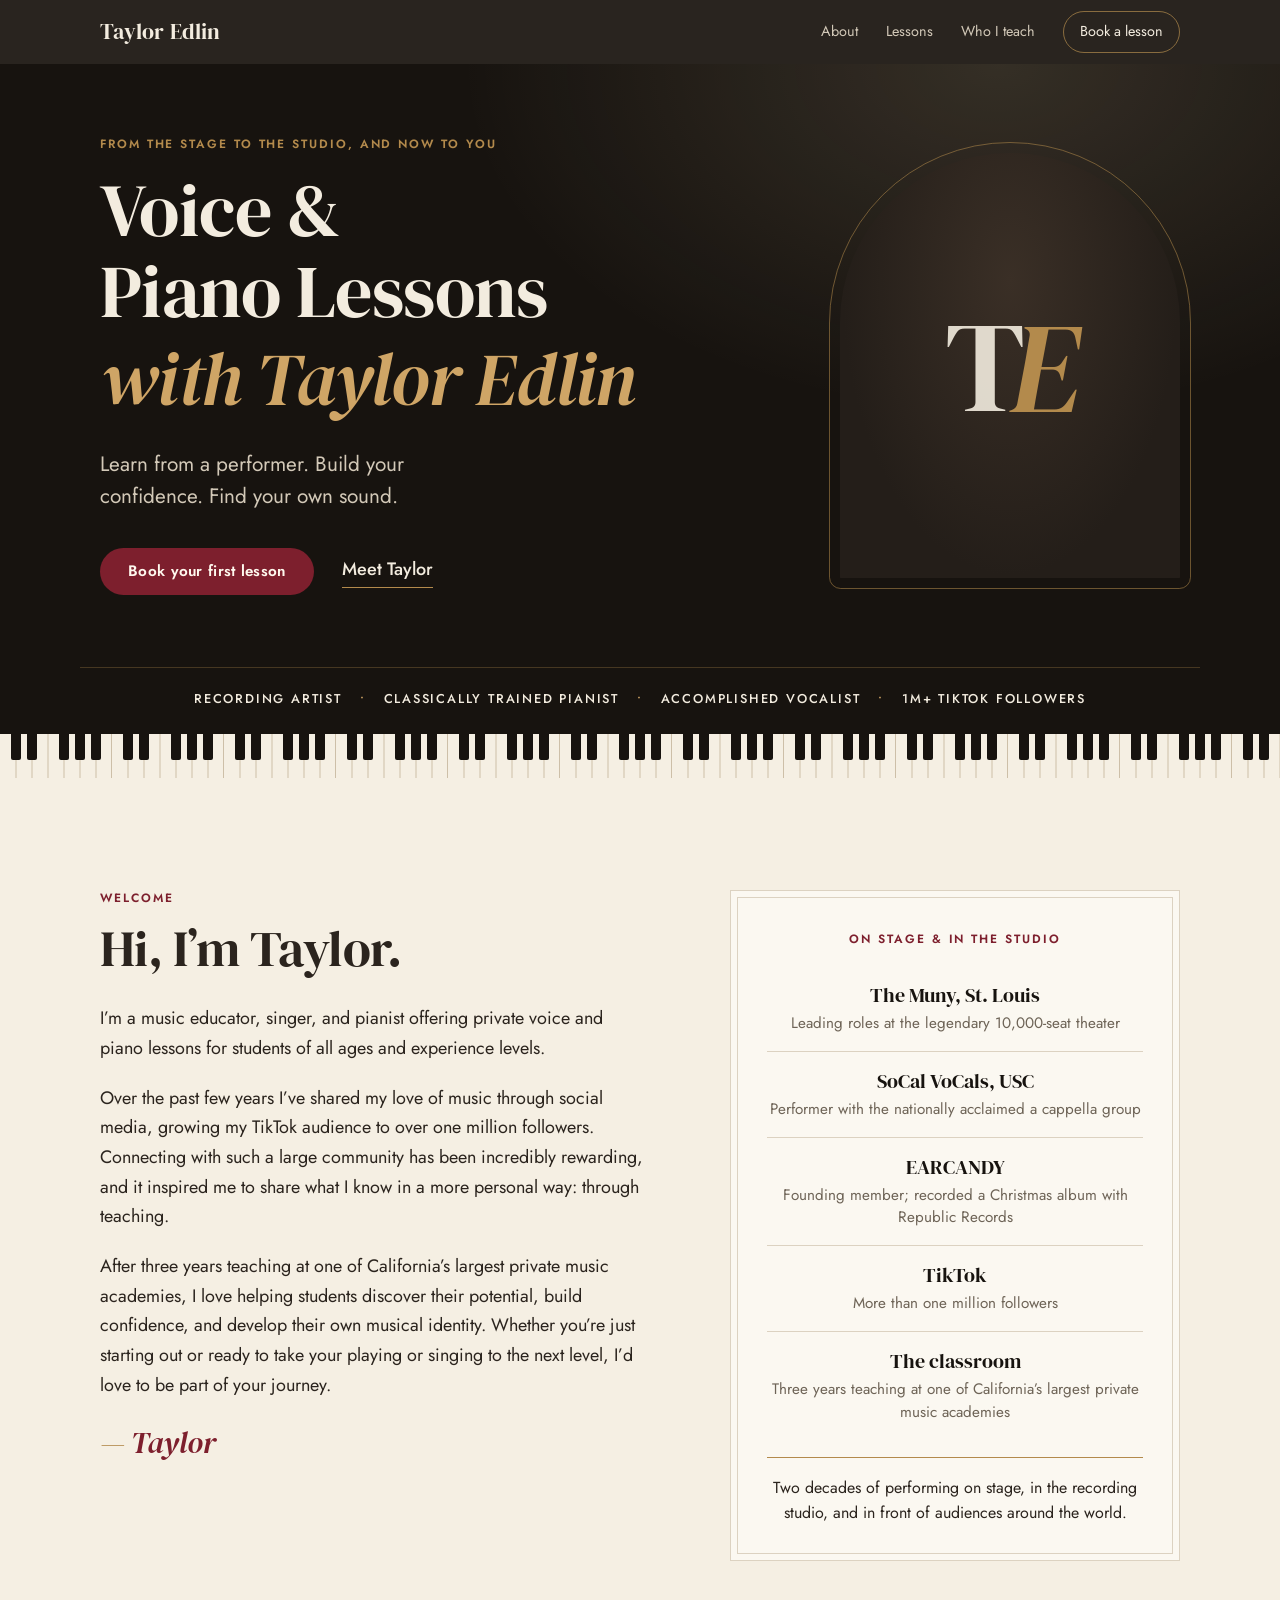
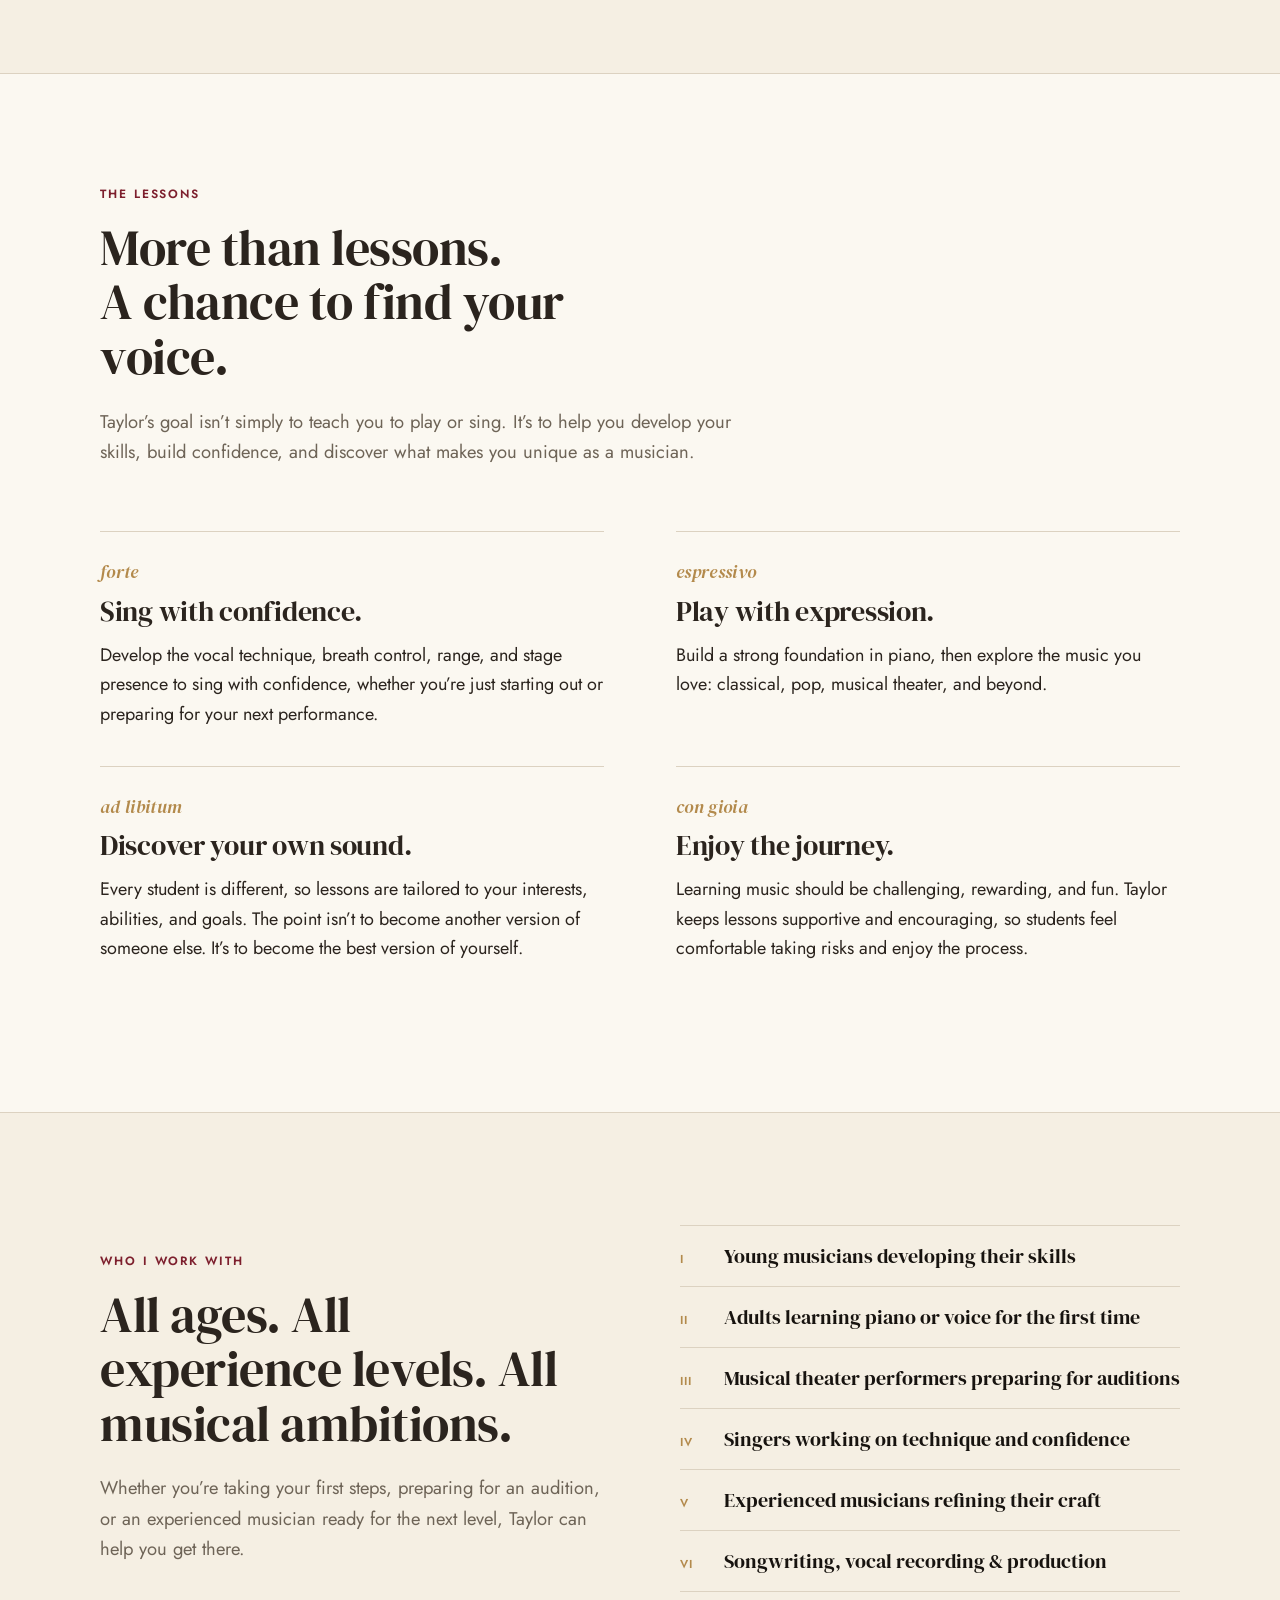
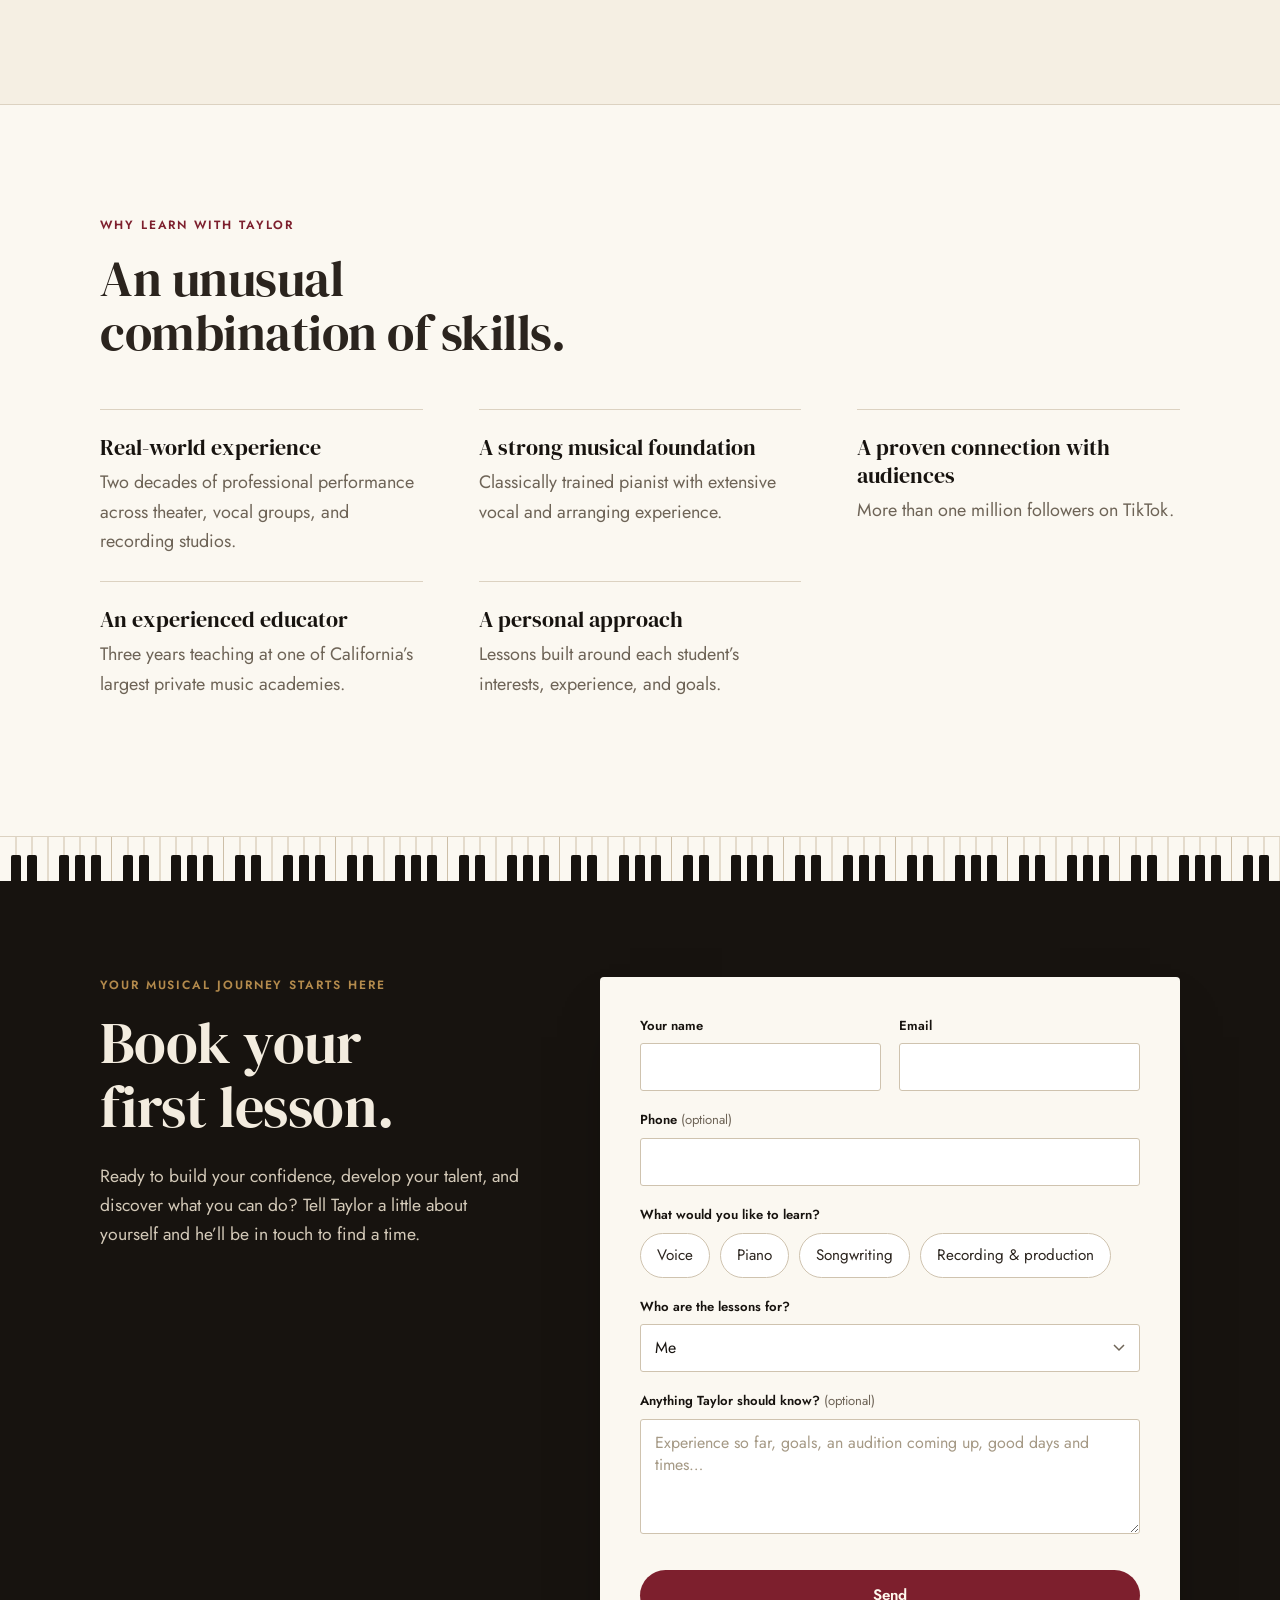
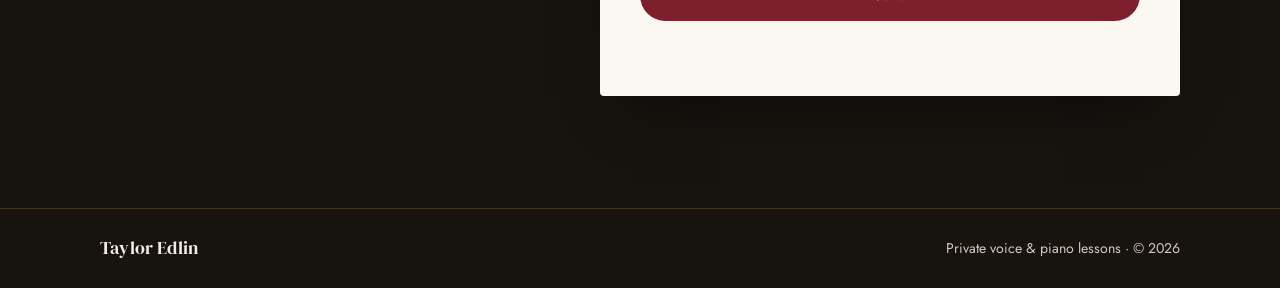
<file: index.html>
<!doctype html>
<html lang="en">
<head>
  <meta charset="utf-8">
  <meta name="viewport" content="width=device-width, initial-scale=1">
  <title>Taylor Edlin | Voice &amp; Piano Lessons</title>
  <meta name="description" content="Private voice and piano lessons with Taylor Edlin: performer, classically trained pianist, and teacher. All ages and experience levels.">
  <link rel="canonical" href="https://tayloredlin.com/">
  <meta property="og:type" content="website">
  <meta property="og:url" content="https://tayloredlin.com/">
  <meta property="og:title" content="Voice &amp; Piano Lessons with Taylor Edlin">
  <meta property="og:description" content="Learn from a performer. Build your confidence. Find your own sound.">
  <meta property="og:image" content="https://tayloredlin.com/images/og.png?v=2">
  <meta property="og:image:width" content="1200">
  <meta property="og:image:height" content="630">
  <meta name="twitter:card" content="summary_large_image">
  <link rel="icon" href="favicon.svg" type="image/svg+xml">
  <link rel="preconnect" href="https://fonts.googleapis.com">
  <link rel="preconnect" href="https://fonts.gstatic.com" crossorigin>
  <link rel="stylesheet" href="https://fonts.googleapis.com/css2?family=DM+Serif+Display:ital@0;1&family=Jost:wght@400;500;600&display=swap">
  <link rel="stylesheet" href="styles.css?v=3">
</head>
<body>

<header class="site-header">
  <div class="wrap header-inner">
    <a class="wordmark" href="#top">Taylor Edlin</a>
    <nav aria-label="Main">
      <a href="#about">About</a>
      <a href="#lessons">Lessons</a>
      <a href="#students">Who I teach</a>
      <a class="nav-cta" href="#book">Book a lesson</a>
    </nav>
  </div>
</header>

<main id="top">

  <!-- Hero: dark like a piano's lacquer, with a proscenium-arch portrait. -->
  <section class="hero">
    <div class="wrap hero-grid">
      <div class="hero-copy">
        <p class="eyebrow">From the stage to the studio, and now to you</p>
        <h1>Voice &amp; Piano Lessons <em>with Taylor&nbsp;Edlin</em></h1>
        <p class="lede">Learn from a performer. Build your confidence. Find your own sound.</p>
        <div class="hero-actions">
          <a class="btn" href="#book">Book your first lesson</a>
          <a class="textlink light" href="#about">Meet Taylor</a>
        </div>
      </div>
      <!-- To add a photo: put it at images/taylor.jpg and replace the monogram span with
           <img src="images/taylor.jpg" alt="Taylor Edlin at the piano"> -->
      <figure class="arch" aria-hidden="true">
        <span class="monogram">T<i>E</i></span>
      </figure>
    </div>
    <ul class="billing wrap" aria-label="Credentials">
      <li>Recording artist</li>
      <li>Classically trained pianist</li>
      <li>Accomplished vocalist</li>
      <li>1M+ TikTok followers</li>
    </ul>
    <div class="keys" aria-hidden="true"></div>
  </section>

  <!-- A short intro video goes here once Taylor records it (see README). -->

  <section id="about" class="section">
    <div class="wrap about-grid">
      <div class="about-letter">
        <p class="label">Welcome</p>
        <h2>Hi, I&rsquo;m Taylor.</h2>
        <p>I&rsquo;m a music educator, singer, and pianist offering private voice and piano lessons for students of all ages and experience levels.</p>
        <p>Over the past few years I&rsquo;ve shared my love of music through social media, growing my TikTok audience to over one million followers. Connecting with such a large community has been incredibly rewarding, and it inspired me to share what I know in a more personal way: through teaching.</p>
        <p>After three years teaching at one of California&rsquo;s largest private music academies, I love helping students discover their potential, build confidence, and develop their own musical identity. Whether you&rsquo;re just starting out or ready to take your playing or singing to the next level, I&rsquo;d love to be part of your journey.</p>
        <p class="signoff">Taylor</p>
      </div>

      <aside class="playbill" aria-labelledby="credits-title">
        <p class="label" id="credits-title">On stage &amp; in the studio</p>
        <dl>
          <div><dt>The Muny, St.&nbsp;Louis</dt><dd>Leading roles at the legendary 10,000-seat theater</dd></div>
          <div><dt>SoCal VoCals, USC</dt><dd>Performer with the nationally acclaimed a cappella group</dd></div>
          <div><dt>EARCANDY</dt><dd>Founding member; recorded a Christmas album with Republic Records</dd></div>
          <div><dt>TikTok</dt><dd>More than one million followers</dd></div>
          <div><dt>The classroom</dt><dd>Three years teaching at one of California&rsquo;s largest private music academies</dd></div>
        </dl>
        <p class="playbill-note">Two decades of performing on stage, in the recording studio, and in front of audiences around the world.</p>
      </aside>
    </div>
  </section>

  <section id="lessons" class="section paper">
    <div class="wrap">
      <p class="label">The lessons</p>
      <h2 class="section-title">More than lessons.<br>A chance to find your voice.</h2>
      <p class="intro">Taylor&rsquo;s goal isn&rsquo;t simply to teach you to play or sing. It&rsquo;s to help you develop your skills, build confidence, and discover what makes you unique as a musician.</p>

      <div class="pillars">
        <article>
          <p class="marking">forte</p>
          <h3>Sing with confidence.</h3>
          <p>Develop the vocal technique, breath control, range, and stage presence to sing with confidence, whether you&rsquo;re just starting out or preparing for your next performance.</p>
        </article>
        <article>
          <p class="marking">espressivo</p>
          <h3>Play with expression.</h3>
          <p>Build a strong foundation in piano, then explore the music you love: classical, pop, musical theater, and beyond.</p>
        </article>
        <article>
          <p class="marking">ad libitum</p>
          <h3>Discover your own sound.</h3>
          <p>Every student is different, so lessons are tailored to your interests, abilities, and goals. The point isn&rsquo;t to become another version of someone else. It&rsquo;s to become the best version of yourself.</p>
        </article>
        <article>
          <p class="marking">con gioia</p>
          <h3>Enjoy the journey.</h3>
          <p>Learning music should be challenging, rewarding, and fun. Taylor keeps lessons supportive and encouraging, so students feel comfortable taking risks and enjoy the process.</p>
        </article>
      </div>
    </div>
  </section>

  <section id="students" class="section">
    <div class="wrap students-grid">
      <div>
        <p class="label">Who I work with</p>
        <h2 class="section-title">All ages. All experience levels. All musical ambitions.</h2>
        <p class="intro">Whether you&rsquo;re taking your first steps, preparing for an audition, or an experienced musician ready for the next level, Taylor can help you get there.</p>
      </div>
      <ul class="who">
        <li>Young musicians developing their skills</li>
        <li>Adults learning piano or voice for the first time</li>
        <li>Musical theater performers preparing for auditions</li>
        <li>Singers working on technique and confidence</li>
        <li>Experienced musicians refining their craft</li>
        <li>Songwriting, vocal recording &amp; production</li>
      </ul>
    </div>
  </section>

  <section class="section paper">
    <div class="wrap">
      <p class="label">Why learn with Taylor</p>
      <h2 class="section-title">An unusual combination of skills.</h2>
      <dl class="why">
        <div><dt>Real-world experience</dt><dd>Two decades of professional performance across theater, vocal groups, and recording studios.</dd></div>
        <div><dt>A strong musical foundation</dt><dd>Classically trained pianist with extensive vocal and arranging experience.</dd></div>
        <div><dt>A proven connection with audiences</dt><dd>More than one million followers on TikTok.</dd></div>
        <div><dt>An experienced educator</dt><dd>Three years teaching at one of California&rsquo;s largest private music academies.</dd></div>
        <div><dt>A personal approach</dt><dd>Lessons built around each student&rsquo;s interests, experience, and goals.</dd></div>
      </dl>
    </div>
  </section>

  <!-- Testimonials: Taylor is collecting a few. Add them here as real quotes only. -->

  <section id="book" class="book">
    <div class="keys flip" aria-hidden="true"></div>
    <div class="wrap book-grid">
      <div class="book-copy">
        <p class="eyebrow">Your musical journey starts here</p>
        <h2>Book your first lesson.</h2>
        <p>Ready to build your confidence, develop your talent, and discover what you can do? Tell Taylor a little about yourself and he&rsquo;ll be in touch to find a time.</p>
      </div>

      <form id="book-form" class="book-form" action="https://formspree.io/f/xdegwnva" method="POST" novalidate>
        <input type="hidden" name="_subject" value="New lesson inquiry from tayloredlin.com">
        <label class="gotcha" aria-hidden="true">Leave this empty <input type="text" name="_gotcha" tabindex="-1" autocomplete="off"></label>

        <div class="row two">
          <label class="field"><span>Your name</span><input name="name" autocomplete="name" required></label>
          <label class="field"><span>Email</span><input name="email" type="email" autocomplete="email" required></label>
        </div>
        <label class="field"><span>Phone <em>(optional)</em></span><input name="phone" type="tel" autocomplete="tel"></label>

        <fieldset class="field">
          <legend>What would you like to learn?</legend>
          <div class="chips">
            <label><input type="checkbox" name="lessons" value="Voice"><span>Voice</span></label>
            <label><input type="checkbox" name="lessons" value="Piano"><span>Piano</span></label>
            <label><input type="checkbox" name="lessons" value="Songwriting"><span>Songwriting</span></label>
            <label><input type="checkbox" name="lessons" value="Recording &amp; production"><span>Recording &amp; production</span></label>
          </div>
        </fieldset>

        <label class="field"><span>Who are the lessons for?</span>
          <select name="student">
            <option value="Me">Me</option>
            <option value="My child">My child</option>
            <option value="Someone else">Someone else</option>
          </select>
        </label>

        <label class="field"><span>Anything Taylor should know? <em>(optional)</em></span>
          <textarea name="message" rows="4" placeholder="Experience so far, goals, an audition coming up, good days and times…"></textarea>
        </label>

        <button class="btn" type="submit">Send</button>
        <p class="form-status" role="status" aria-live="polite"></p>
      </form>

      <div class="thanks" hidden tabindex="-1">
        <h3>Thank you<span class="thanks-name"></span>!</h3>
        <p>Your message is on its way. Taylor will be in touch soon to find a time for your first lesson.</p>
      </div>
    </div>
  </section>
</main>

<footer class="site-footer">
  <div class="wrap footer-inner">
    <p class="wordmark">Taylor Edlin</p>
    <p>Private voice &amp; piano lessons &middot; &copy; <span id="year">2026</span></p>
  </div>
</footer>

<script src="main.js?v=2" defer></script>
</body>
</html>
</file>
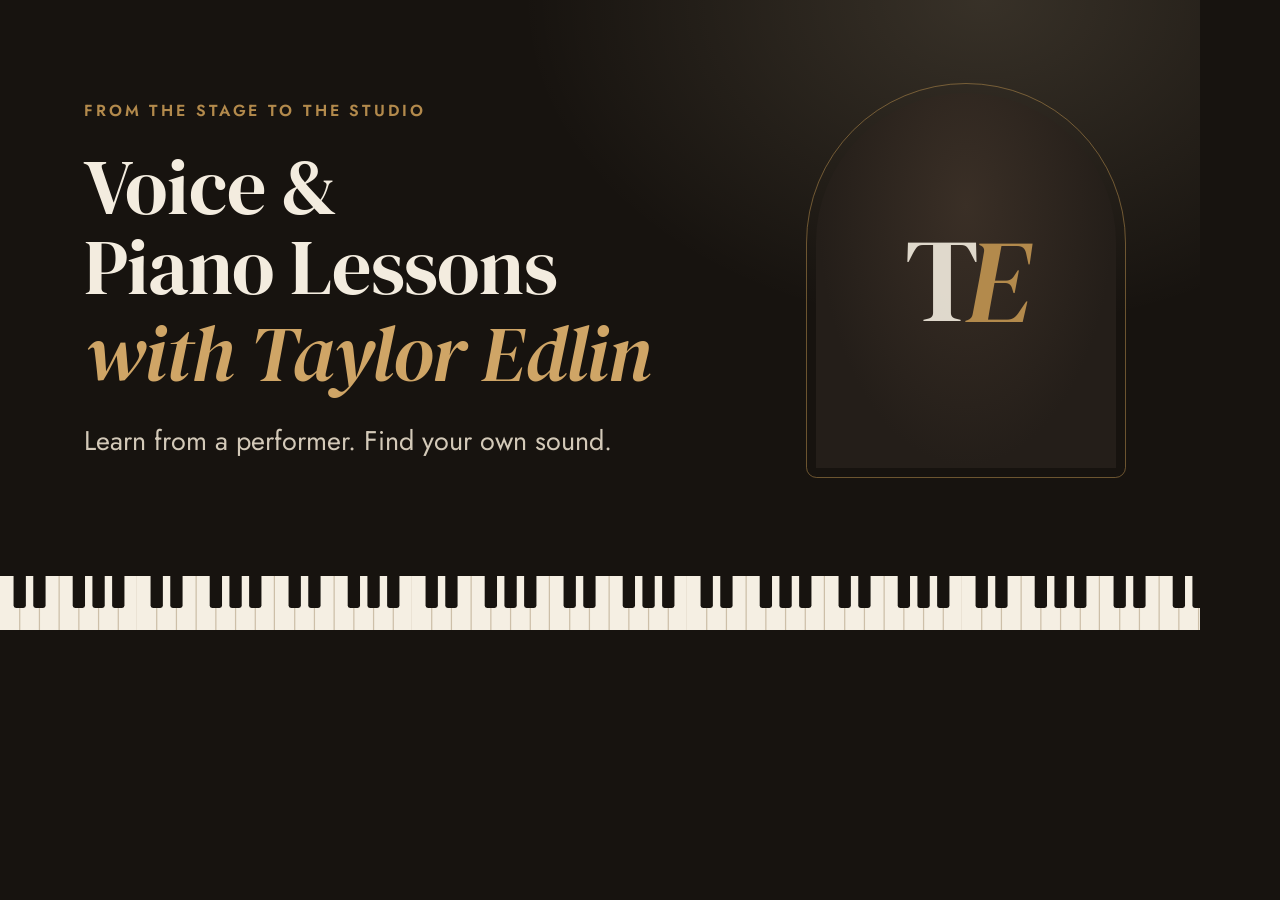
<file: tools/og.html>
<!doctype html>
<!-- Source for images/og.png (the link preview, 1200x630). Re-render with tools/render-og.sh.
     When Taylor's photo exists, swap the monogram span for <img src="../images/taylor.jpg" alt=""> and re-render. -->
<html><head><meta charset="utf-8">
<link rel="stylesheet" href="https://fonts.googleapis.com/css2?family=DM+Serif+Display:ital@0;1&family=Jost:wght@400;500;600&display=swap">
<link rel="stylesheet" href="../styles.css">
<style>
  html,body{margin:0;width:1200px;height:630px;overflow:hidden;background:var(--ink)}
  .card{position:relative;width:1200px;height:630px;box-sizing:border-box;color:var(--on-dark);
    background:radial-gradient(ellipse 55% 75% at 82% 0%,rgba(255,231,190,.14),transparent 70%),var(--ink);
    display:grid;grid-template-columns:1fr 300px;gap:48px;align-items:center;padding:0 84px 70px 84px}
  .card .eyebrow{font-size:16px;letter-spacing:.18em;margin-bottom:24px}
  .card h1{font-size:78px;line-height:1.03}
  .card h1 em{display:block;color:#CFA566;margin-top:6px}
  .card .sub{font:400 27px/1.4 var(--sans);color:var(--on-dark-muted);margin:28px 0 0}
  .card .arch{max-width:none;width:300px;justify-self:end;outline-offset:9px}
  .card .monogram{font-size:118px}
  .card .keys{position:absolute;left:0;right:0;bottom:0;height:54px;background-size:137.5px 54px}
</style></head>
<body><div class="card">
  <div>
    <p class="eyebrow">From the stage to the studio</p>
    <h1>Voice &amp; Piano Lessons <em>with Taylor Edlin</em></h1>
    <p class="sub">Learn from a performer. Find your own sound.</p>
  </div>
  <figure class="arch"><span class="monogram">T<i>E</i></span></figure>
  <div class="keys"></div>
</div></body></html>
</file>
<file: styles.css>
/* tayloredlin.com: ivory paper, piano-lacquer black, velvet-curtain red, a little brass. */
:root {
  --ivory: #F5EFE3;
  --paper: #FBF8F1;
  --ink: #17130F;
  --ink-2: #241E19;
  --text: #2B241E;
  --muted: #6E6457;
  --rule: #DCD2C1;
  --curtain: #7D1F2D;
  --curtain-dark: #64161F;
  --brass: #B38A4C;
  --on-dark: #F3ECDF;
  --on-dark-muted: #D3C9B8;
  --serif: "DM Serif Display", "Didot", Georgia, serif;
  --sans: "Jost", "Futura", system-ui, -apple-system, "Segoe UI", sans-serif;
  color-scheme: light;
}

* { box-sizing: border-box; }
html { scroll-behavior: smooth; scroll-padding-top: 72px; }
body { margin: 0; background: var(--ivory); color: var(--text); font: 400 1.125rem/1.65 var(--sans); -webkit-font-smoothing: antialiased; }
img { max-width: 100%; display: block; }
a { color: inherit; }
[hidden] { display: none !important; }

.wrap { width: 100%; max-width: 1120px; margin: 0 auto; padding-left: max(20px, env(safe-area-inset-left, 0px)); padding-right: max(20px, env(safe-area-inset-right, 0px)); }

h1, h2, h3 { font-family: var(--serif); font-weight: 400; line-height: 1.1; text-wrap: balance; margin: 0; letter-spacing: -0.01em; }
em { font-style: italic; }
.label, .eyebrow { font: 600 .75rem/1.4 var(--sans); letter-spacing: .16em; text-transform: uppercase; margin: 0 0 18px; }
.label { color: var(--curtain); }
.eyebrow { color: var(--brass); }

/* ---------- Header ---------- */
.site-header { position: sticky; top: 0; z-index: 10; background: rgba(23, 19, 15, .92); backdrop-filter: blur(8px); color: var(--on-dark); }
.header-inner { display: flex; align-items: center; justify-content: space-between; gap: 24px; min-height: 64px; }
.wordmark { font: 400 1.4rem/1 var(--serif); text-decoration: none; letter-spacing: .01em; margin: 0; }
nav { display: flex; align-items: center; gap: 28px; font-size: .9rem; }
nav a { text-decoration: none; color: var(--on-dark-muted); transition: color .15s; }
nav a:hover { color: var(--on-dark); }
nav .nav-cta { color: var(--on-dark); border: 1px solid rgba(179, 138, 76, .7); padding: 8px 16px; border-radius: 999px; }
nav .nav-cta:hover { background: rgba(179, 138, 76, .15); }

/* ---------- Buttons ---------- */
.btn { display: inline-block; font: 600 .95rem/1 var(--sans); letter-spacing: .02em; text-decoration: none; cursor: pointer; border: 0; border-radius: 999px; padding: 16px 28px; background: var(--curtain); color: #FFF8EE; transition: background .15s, transform .15s; }
.btn:hover { background: var(--curtain-dark); }
.btn:active { transform: translateY(1px); }
.btn:disabled { opacity: .6; cursor: default; }
.textlink { font-weight: 500; text-decoration: none; border-bottom: 1px solid currentColor; padding-bottom: 2px; }
.textlink.light { color: var(--on-dark); border-color: var(--brass); }

/* ---------- Hero ---------- */
.hero { position: relative; color: var(--on-dark); background:
  radial-gradient(ellipse 60% 70% at 78% 0%, rgba(255, 231, 190, .13), transparent 70%),
  var(--ink); padding-top: 72px; }
.hero-grid { display: grid; grid-template-columns: 1.25fr .75fr; gap: 64px; align-items: center; }
.hero h1 { font-size: clamp(2.6rem, 6vw, 4.6rem); font-weight: 400; }
.hero h1 em { display: block; color: #CFA566; margin-top: .08em; }
.lede { font: 400 clamp(1.15rem, 2vw, 1.3rem)/1.55 var(--sans); color: var(--on-dark-muted); margin: 28px 0 36px; max-width: 34ch; }
.hero-actions { display: flex; align-items: center; flex-wrap: wrap; gap: 28px; }

/* Proscenium-arch frame for Taylor's portrait. */
.arch { margin: 0; justify-self: end; width: 100%; max-width: 340px; aspect-ratio: 4 / 5; border-radius: 999px 999px 4px 4px; overflow: hidden; position: relative;
  background: radial-gradient(ellipse at 50% 30%, #3A2F26, var(--ink-2) 70%); outline: 1px solid rgba(179, 138, 76, .55); outline-offset: 10px; }
.arch img { width: 100%; height: 100%; object-fit: cover; }
.monogram { position: absolute; inset: 0; display: flex; align-items: center; justify-content: center; font: 400 clamp(5rem, 11vw, 8rem)/1 var(--serif); color: rgba(243, 236, 223, .9); letter-spacing: -.04em; }
.monogram i { color: var(--brass); margin-left: -.08em; }

.billing { list-style: none; display: flex; flex-wrap: wrap; justify-content: center; gap: 10px 0; margin: 72px auto 0; padding-top: 22px; padding-bottom: 26px; border-top: 1px solid rgba(179, 138, 76, .3); font: 500 .8rem/1.4 var(--sans); letter-spacing: .14em; text-transform: uppercase; color: var(--on-dark); }
.billing li { padding: 0 18px; }
.billing li + li::before { content: "\2022"; color: #CFA566; margin: 0 18px 0 -18px; }

/* A strip of piano keys: the hero's last row, and the top of the booking section. */
.keys { height: 44px; background: url("data:image/svg+xml,%3Csvg xmlns='http://www.w3.org/2000/svg' width='112' height='44'%3E%3Crect width='112' height='44' fill='%23F5EFE3'/%3E%3Cpath d='M16 0V44M32 0V44M48 0V44M64 0V44M80 0V44M96 0V44M111.5 0V44' stroke='%23CDBFA8'/%3E%3Cg fill='%2317130F'%3E%3Crect x='11' y='-3' width='10' height='29' rx='2'/%3E%3Crect x='27' y='-3' width='10' height='29' rx='2'/%3E%3Crect x='59' y='-3' width='10' height='29' rx='2'/%3E%3Crect x='75' y='-3' width='10' height='29' rx='2'/%3E%3Crect x='91' y='-3' width='10' height='29' rx='2'/%3E%3C/g%3E%3C/svg%3E") repeat-x left top / 112px 44px; }
.keys.flip { transform: scaleY(-1); background-image: url("data:image/svg+xml,%3Csvg xmlns='http://www.w3.org/2000/svg' width='112' height='44'%3E%3Crect width='112' height='44' fill='%23FBF8F1'/%3E%3Cpath d='M16 0V44M32 0V44M48 0V44M64 0V44M80 0V44M96 0V44M111.5 0V44' stroke='%23CDBFA8'/%3E%3Cg fill='%2317130F'%3E%3Crect x='11' y='-3' width='10' height='29' rx='2'/%3E%3Crect x='27' y='-3' width='10' height='29' rx='2'/%3E%3Crect x='59' y='-3' width='10' height='29' rx='2'/%3E%3Crect x='75' y='-3' width='10' height='29' rx='2'/%3E%3Crect x='91' y='-3' width='10' height='29' rx='2'/%3E%3C/g%3E%3C/svg%3E"); }

/* ---------- Sections ---------- */
.section { padding: 112px 0; }
.section.paper { background: var(--paper); border-top: 1px solid var(--rule); border-bottom: 1px solid var(--rule); }
.section-title { font-size: clamp(2rem, 4.2vw, 3.1rem); max-width: 20ch; }
.intro { font-size: 1.15rem; color: var(--muted); max-width: 58ch; margin: 22px 0 0; }

.about-grid { display: grid; grid-template-columns: 1.1fr .9fr; gap: 80px; align-items: start; }
.about-letter h2 { font-size: clamp(2.2rem, 4.5vw, 3.2rem); margin-bottom: 28px; }
.about-letter p { max-width: 60ch; margin: 0 0 1.1em; }
.signoff { font: italic 400 1.9rem/1 var(--serif); color: var(--curtain); margin-top: 28px !important; }
.signoff::before { content: "\2014\2009"; color: var(--brass); }

/* Credits, set like a playbill page. */
.playbill { background: var(--paper); border: 1px solid var(--rule); padding: 40px 36px 34px; position: relative; }
.playbill::before { content: ""; position: absolute; inset: 6px; border: 1px solid var(--rule); pointer-events: none; }
.playbill .label { text-align: center; }
.playbill dl { margin: 0; }
.playbill dl > div { padding: 16px 0; border-top: 1px solid var(--rule); text-align: center; }
.playbill dl > div:first-child { border-top: 0; }
.playbill dt { font: 400 1.25rem/1.3 var(--serif); color: var(--ink); }
.playbill dd { margin: 4px 0 0; color: var(--muted); font-size: .95rem; line-height: 1.5; }
.playbill-note { margin: 18px 0 0; padding-top: 18px; border-top: 1px solid var(--brass); text-align: center; font: 400 1rem/1.55 var(--sans); color: var(--text); }

.pillars { display: grid; grid-template-columns: repeat(2, minmax(0, 1fr)); gap: 0 72px; margin-top: 64px; }
.pillars article { padding: 32px 0 36px; border-top: 1px solid var(--rule); }
.pillars h3 { font-size: 1.75rem; margin-bottom: 14px; }
.pillars p { margin: 0; max-width: 52ch; }
.marking { font: italic 400 1.1rem/1 var(--serif) !important; color: var(--brass); margin: 0 0 14px !important; letter-spacing: .02em; }

.students-grid { display: grid; grid-template-columns: 1fr 1fr; gap: 80px; align-items: center; }
.who { list-style: none; margin: 0; padding: 0; counter-reset: who; }
.who li { counter-increment: who; display: grid; grid-template-columns: 44px 1fr; align-items: baseline; padding: 16px 0; border-bottom: 1px solid var(--rule); font: 400 1.25rem/1.4 var(--serif); color: var(--ink); }
.who li:first-child { border-top: 1px solid var(--rule); }
.who li::before { content: counter(who, upper-roman); font: 600 .72rem/1 var(--sans); letter-spacing: .1em; color: var(--brass); }

.why { display: grid; grid-template-columns: repeat(auto-fit, minmax(min(100%, 300px), 1fr)); gap: 0 56px; margin: 48px 0 0; }
.why > div { padding: 24px 0; border-top: 1px solid var(--rule); }
.why dt { font: 400 1.35rem/1.3 var(--serif); color: var(--ink); margin-bottom: 6px; }
.why dd { margin: 0; color: var(--muted); }

/* ---------- Booking ---------- */
.book { background: var(--ink); color: var(--on-dark); padding-bottom: 112px; }
.book-grid { display: grid; grid-template-columns: .85fr 1.15fr; gap: 72px; align-items: start; padding-top: 96px; }
.book-copy h2 { font-size: clamp(2.4rem, 5vw, 3.6rem); margin-bottom: 24px; }
.book-copy p:not(.eyebrow) { color: var(--on-dark-muted); font-size: 1.1rem; max-width: 40ch; margin: 0; }

.book-form, .thanks { background: var(--paper); color: var(--text); padding: 40px; border-radius: 4px; box-shadow: 0 30px 60px -30px rgba(0, 0, 0, .6); }
.row.two { display: grid; grid-template-columns: 1fr 1fr; gap: 0 18px; }
.field { display: block; border: 0; padding: 0; margin: 0 0 20px; min-width: 0; }
.field > span, .field > legend { display: block; font: 600 .82rem/1.4 var(--sans); color: var(--ink); margin-bottom: 8px; padding: 0; }
.field em { font-style: normal; font-weight: 400; color: var(--muted); }
input, select, textarea { width: 100%; font: 400 1rem/1.4 var(--sans); color: var(--ink); background: #FFF; border: 1px solid #CFC3AF; border-radius: 3px; padding: 12px 14px; transition: border-color .15s, box-shadow .15s; }
textarea { resize: vertical; min-height: 110px; }
select { appearance: none; background: #FFF url("data:image/svg+xml,%3Csvg xmlns='http://www.w3.org/2000/svg' width='12' height='8'%3E%3Cpath d='M1 1l5 5 5-5' fill='none' stroke='%236E6457' stroke-width='1.5'/%3E%3C/svg%3E") no-repeat right 14px center; padding-right: 36px; }
input:focus, select:focus, textarea:focus { outline: none; border-color: var(--curtain); box-shadow: 0 0 0 3px rgba(125, 31, 45, .14); }
input[aria-invalid="true"] { border-color: var(--curtain); }
::placeholder { color: #A59985; }

.chips { display: flex; flex-wrap: wrap; gap: 10px; }
.chips label { position: relative; cursor: pointer; }
.chips input { position: absolute; opacity: 0; width: 1px; height: 1px; }
.chips span { display: inline-block; padding: 9px 16px; border: 1px solid #CFC3AF; border-radius: 999px; font-size: .95rem; background: #FFF; transition: all .15s; }
.chips input:checked + span { background: var(--ink); border-color: var(--ink); color: var(--on-dark); }
.chips input:focus-visible + span { box-shadow: 0 0 0 3px rgba(125, 31, 45, .25); }

.book-form .btn { width: 100%; margin-top: 6px; padding: 18px; }
.form-status { margin: 14px 0 0; font-size: .92rem; color: var(--curtain); min-height: 1.4em; }
.gotcha { position: absolute; left: -9999px; width: 1px; height: 1px; overflow: hidden; }

.thanks { text-align: center; padding: 64px 40px; outline: none; }
.thanks h3 { font-size: 2.2rem; margin-bottom: 14px; }
.thanks p { margin: 0 auto; max-width: 38ch; color: var(--muted); }

/* ---------- Footer ---------- */
.site-footer { background: var(--ink); color: var(--on-dark-muted); border-top: 1px solid rgba(179, 138, 76, .25); font-size: .88rem; }
.footer-inner { display: flex; justify-content: space-between; align-items: center; flex-wrap: wrap; gap: 8px 24px; padding-top: 28px; padding-bottom: max(28px, env(safe-area-inset-bottom, 0px)); }
.footer-inner p { margin: 0; }
.site-footer .wordmark { color: var(--on-dark); font-size: 1.15rem; }

/* ---------- Smaller screens ---------- */
@media (max-width: 900px) {
  .hero-grid, .about-grid, .students-grid, .book-grid { grid-template-columns: 1fr; gap: 56px; }
  .arch { justify-self: center; max-width: 280px; }
  .section { padding: 80px 0; }
  .pillars { gap: 0 40px; }
}
@media (max-width: 640px) {
  nav a:not(.nav-cta) { display: none; }
  .hero { padding-top: 48px; }
  .arch { max-width: 230px; }
  .billing { margin-top: 56px; font-size: .72rem; }
  .pillars, .row.two { grid-template-columns: 1fr; }
  .playbill { padding: 32px 22px 26px; }
  .book-form, .thanks { padding: 28px 20px; }
  .book-grid { padding-top: 72px; }
}
</file>
